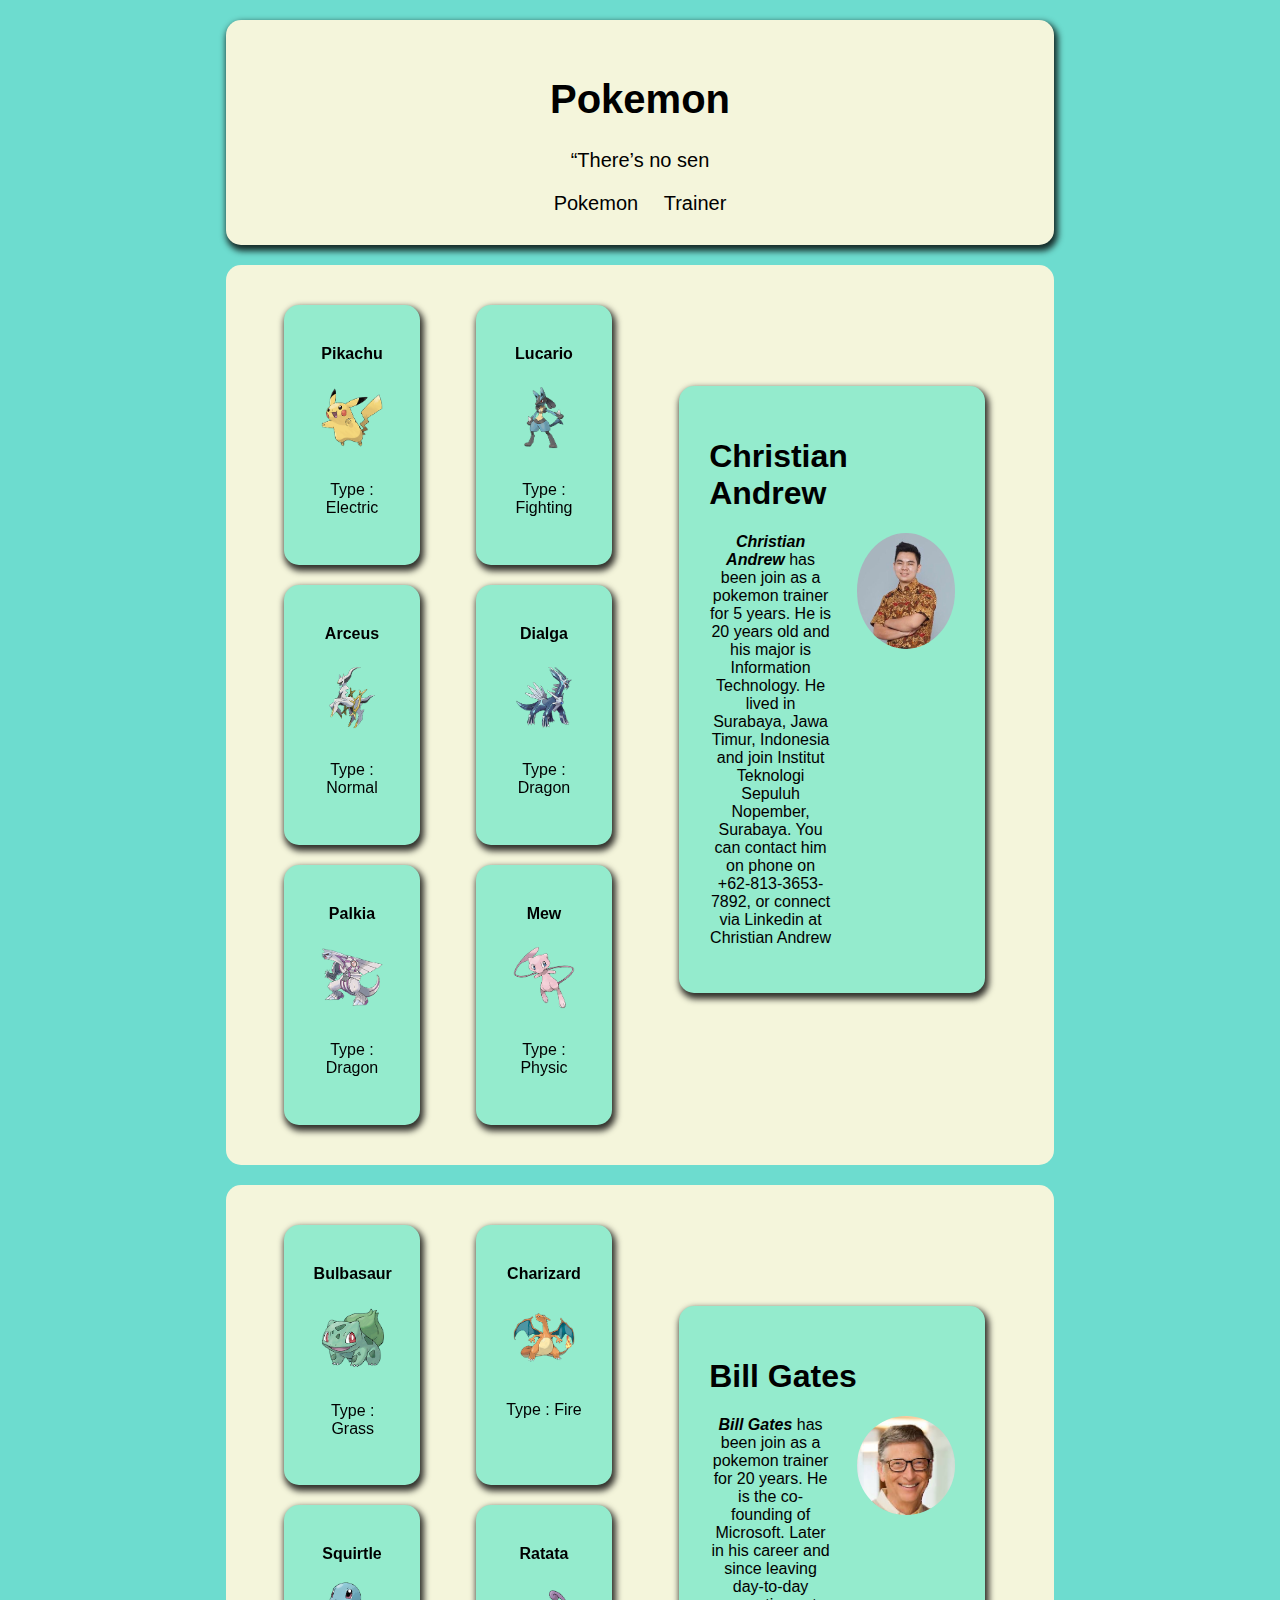
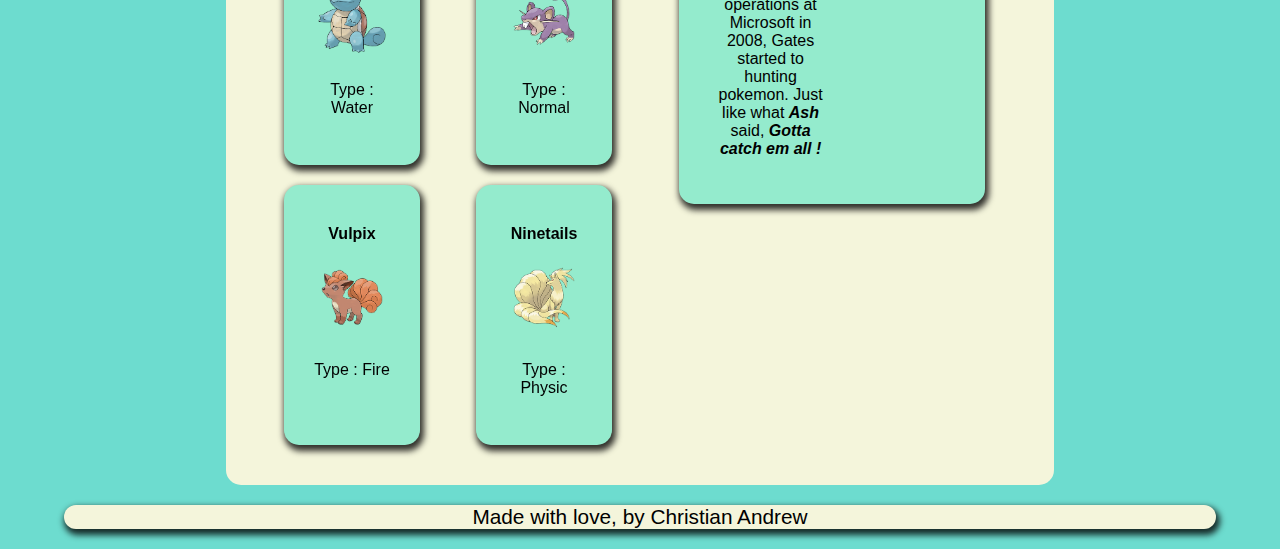
<file: index.html>
<!DOCTYPE html>
<html lang="en">
<head>
    <meta charset="UTF-8">
    <meta http-equiv="X-UA-Compatible" content="IE=edge">
    <meta name="viewport" content="width=device-width, initial-scale=1.0">
    <link rel="icon" href="assets/img/favicon.png">
    <link rel="stylesheet" href="assets/css/style.css">
    <title>Christian Andrew</title>
</head>
<body>
    <div class="container card">
        <header>
            <nav>
                <h1>Pokemon</h1>
                <p id="quotes"></p>
                <a href="pokemon.html">Pokemon</a>
                <a href="trainer.html">Trainer</a>
            </nav>
        </header>
    </div>
        <main>
            <div class="content">
                <div class="blocking">

                    <div class="article card">
                        <div class="card-inner">
                            <div class="card-front">
                                <article>
                                    <h1>Pikachu</h1>
                                    <img src="assets/img/pikachu.png" class="pokemon" alt="pikachu">
                                    <p class="type">Type : Electric</p>
                            </div>
                            <div class="card-back">
                                <p class="pokemon-info">Pikachu that can generate powerful electricity have cheek sacs that are extra soft and super stretchy.</p>
                                </article>    
                            </div>
                        </div>
                    </div>

                    <div class="article card">
                        <div class="card-inner">
                            <div class="card-front">
                                <article>
                                    <h1>Lucario</h1>
                                    <img src="assets/img/lucario.png" class="pokemon" alt="lucario">
                                    <p class="type">Type : Fighting</p>
                            </div>
                            <div class="card-back">
                                <p class="pokemon-info">It controls waves known as auras, which are powerful enough to pulverize huge rocks. It uses these waves to take down its prey.</p>
                                </article>    
                            </div>
                        </div>
                    </div>

                    <div class="article card">
                        <div class="card-inner">
                            <div class="card-front">
                                <article>
                                    <h1>Arceus</h1>
                                    <img src="assets/img/arceus.png" class="pokemon" alt="lucario">
                                    <p class="type">Type : Normal</p>
                            </div>
                            <div class="card-back">
                                <p class="pokemon-info">According to the legends of Sinnoh, this Pokémon emerged from an egg and shaped all there is in this world.</p>
                                </article>    
                            </div>
                        </div>
                    </div>

                    <div class="article card">
                        <div class="card-inner">
                            <div class="card-front">
                                <article>
                                    <h1>Dialga</h1>
                                    <img src="assets/img/dialga.png" class="pokemon" alt="lucario">
                                    <p class="type">Type : Dragon</p>
                            </div>
                            <div class="card-back">
                                <p class="pokemon-info">A Pokémon spoken of in legend. It is said that time began moving when Dialga was born. </p>
                                </article>    
                            </div>
                        </div>
                    </div>

                    <div class="article card">
                        <div class="card-inner">
                            <div class="card-front">
                                <article>
                                    <h1>Palkia</h1>
                                    <img src="assets/img/palkia.png" class="pokemon" alt="lucario">
                                    <p class="type">Type : Dragon</p>
                            </div>
                            <div class="card-back">
                                <p class="pokemon-info">It is said to live in a gap in the spatial dimension parallel to ours. It appears in mythology. </p>
                                </article>    
                            </div>
                        </div>
                    </div>

                    <div class="article card">
                        <div class="card-inner">
                            <div class="card-front">
                                <article>
                                    <h1>Mew</h1>
                                    <img src="assets/img/mew.png" class="pokemon" alt="lucario">
                                    <p class="type">Type : Physic</p>
                            </div>
                            <div class="card-back">
                                <p class="pokemon-info">When viewed through a microscope, this Pokémon’s short, fine, delicate hair can be seen. </p>
                                </article>    
                            </div>
                        </div>
                    </div>
                </div> 
            
            <div class="aside">
                <aside class="trainers card">
                    <h1>Christian Andrew</h1>
                    <img src="assets/img/trainer.jpg" class="trainer" alt="">
                    <p class="description"><strong><em>Christian Andrew</em></strong> has been join as a pokemon trainer for 5 years. 
                        He is 20 years old and his major is Information Technology.
                        He lived in Surabaya, Jawa Timur, Indonesia and join Institut Teknologi
                        Sepuluh Nopember, Surabaya. You can contact him on phone on +62-813-3653-7892,
                        or connect via Linkedin at Christian Andrew
                    </p>
                </aside>
            </div>
        </div>

        <!-- Bill Gates Section -->

        <div class="content">
            <div class="blocking">

                <div class="article card">
                    <div class="card-inner">
                        <div class="card-front">
                            <article>
                                <h1>Bulbasaur</h1>
                                <img src="assets/img/bulbasaur.png" class="pokemon" alt="pikachu">
                                <p class="type">Type : Grass</p>
                        </div>
                        <div class="card-back">
                            <p class="pokemon-info">There is a plant seed on its back right from the day this Pokémon is born. The seed slowly grows larger.</p>
                            </article>    
                        </div>
                    </div>
                </div>

                <div class="article card">
                    <div class="card-inner">
                        <div class="card-front">
                            <article>
                                <h1>Charizard</h1>
                                <img src="assets/img/charizard.png" class="pokemon" alt="lucario">
                                <p class="type">Type : Fire</p>
                        </div>
                        <div class="card-back">
                            <p class="pokemon-info">It spits fire that is hot enough to melt boulders. It may cause forest fires by blowing flames. </p>
                            </article>    
                        </div>
                    </div>
                </div>

                <div class="article card">
                    <div class="card-inner">
                        <div class="card-front">
                            <article>
                                <h1>Squirtle</h1>
                                <img src="assets/img/squirtle.png" class="pokemon" alt="lucario">
                                <p class="type">Type : Water</p>
                        </div>
                        <div class="card-back">
                            <p class="pokemon-info">When it retracts its long neck into its shell, it squirts out water with vigorous force. </p>
                            </article>    
                        </div>
                    </div>
                </div>

                <div class="article card">
                    <div class="card-inner">
                        <div class="card-front">
                            <article>
                                <h1>Ratata</h1>
                                <img src="assets/img/ratata.png" class="pokemon" alt="lucario">
                                <p class="type">Type : Normal</p>
                        </div>
                        <div class="card-back">
                            <p class="pokemon-info">Will chew on anything with its fangs. If you see one, you can be certain that 40 more live in the area. </p>
                            </article>    
                        </div>
                    </div>
                </div>

                <div class="article card">
                    <div class="card-inner">
                        <div class="card-front">
                            <article>
                                <h1>Vulpix</h1>
                                <img src="assets/img/vulpix.png" class="pokemon" alt="lucario">
                                <p class="type">Type : Fire</p>
                        </div>
                        <div class="card-back">
                            <p class="pokemon-info">While young, it has six gorgeous tails. When it grows, several new tails are sprouted. </p>
                            </article>    
                        </div>
                    </div>
                </div>

                <div class="article card">
                    <div class="card-inner">
                        <div class="card-front">
                            <article>
                                <h1>Ninetails</h1>
                                <img src="assets/img/ninetails.png" class="pokemon" alt="lucario">
                                <p class="type">Type : Physic</p>
                        </div>
                        <div class="card-back">
                            <p class="pokemon-info">It is said to live 1,000 years, and each of its tails is loaded with supernatural powers</p>
                            </article>    
                        </div>
                    </div>
                </div>
            </div> 
        
        <div class="aside">
            <aside class="trainers card">
                <h1>Bill Gates</h1>
                <img src="assets/img/gates.jpeg" class="trainer" alt="">
                <p class="description"><strong><em>Bill Gates</em></strong> has been join as a pokemon trainer for 20 years. 
                    He is the co-founding of Microsoft. Later in his career and since leaving day-to-day operations at Microsoft in 2008,
                     Gates started to hunting pokemon. Just like what <strong><em>Ash</em></strong> said, <strong><em>Gotta catch em all !</em></strong>
                </p>
            </aside>
        </div>
    </div>

        </main>
        <footer class="footers">
            <p class="footer">Made with love, by Christian Andrew</p>
        </footer>
        <script src="assets/js/quotes.js"></script>
</body>
</html>
</file>
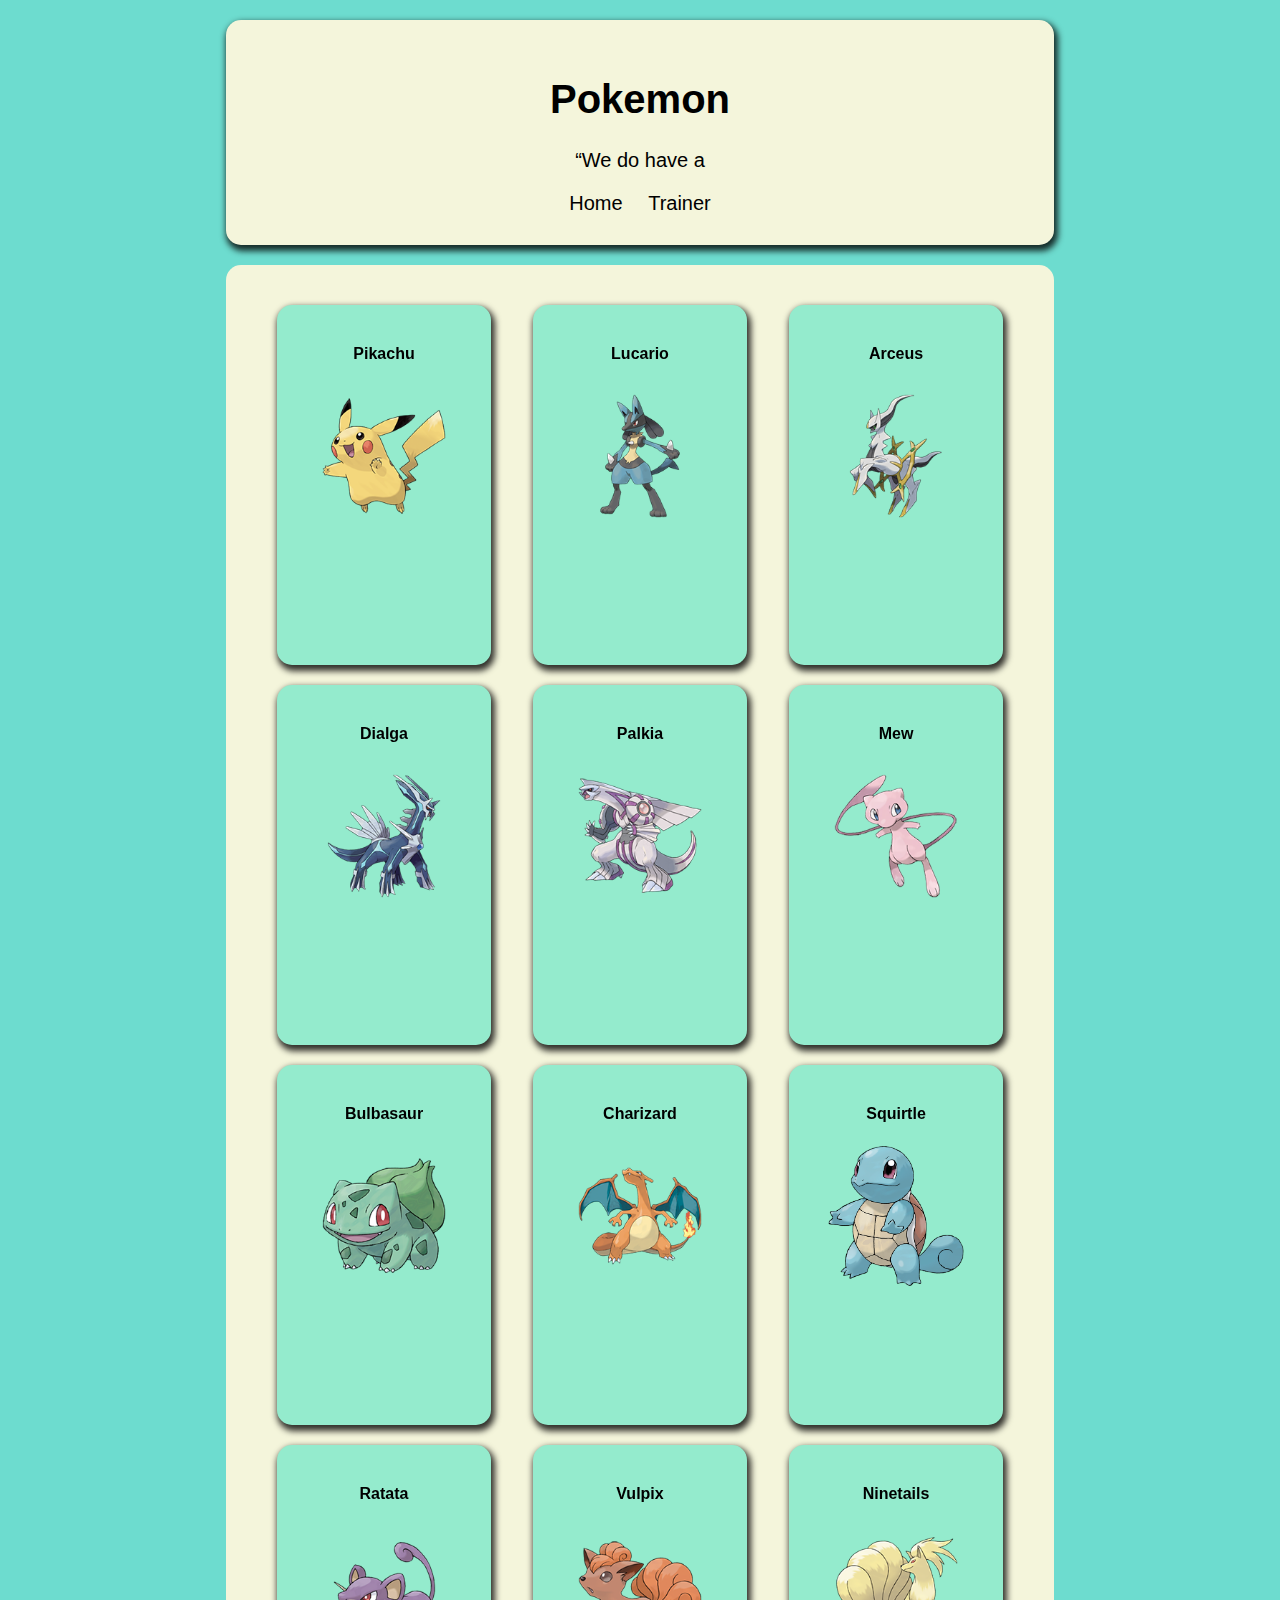
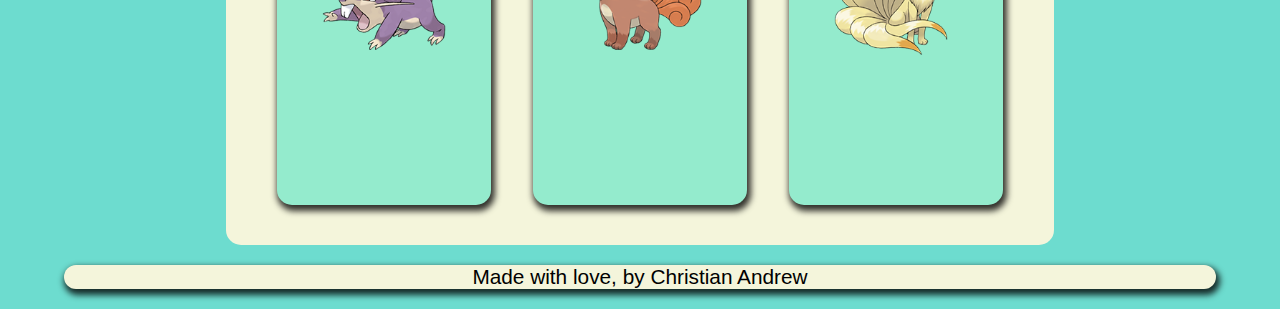
<file: pokemon.html>
<!DOCTYPE html>
<html lang="en">
<head>
    <meta charset="UTF-8">
    <meta http-equiv="X-UA-Compatible" content="IE=edge">
    <meta name="viewport" content="width=device-width, initial-scale=1.0">
    <link rel="stylesheet" href="assets/css/style-pokemon.css">
    <title>Christian Andrew</title>
</head>
<body>
    <div class="container card">
        <header>
            <nav>
                <h1>Pokemon</h1>
                <p id="quotes"></p>
                <a href="index.html">Home</a>
                <a href="trainer.html">Trainer</a>
            </nav>
        </header>
    </div>
        <main>
            <div class="content">
                <div class="blocking-pokemon">

                    <div class="article card">
                        <div class="card-inner">
                            <div class="card-front">
                                <article>
                                    <h1>Pikachu</h1>
                                    <img src="assets/img/pikachu.png" class="pokemon" alt="pikachu">
                                    <p class="type">Type : Electric</p>
                            </div>
                            <div class="card-back">
                                <p class="pokemon-info">Pikachu that can generate powerful electricity have cheek sacs that are extra soft and super stretchy.</p>
                                </article>    
                            </div>
                        </div>
                    </div>

                    <div class="article card">
                        <div class="card-inner">
                            <div class="card-front">
                                <article>
                                    <h1>Lucario</h1>
                                    <img src="assets/img/lucario.png" class="pokemon" alt="lucario">
                                    <p class="type">Type : Fighting</p>
                            </div>
                            <div class="card-back">
                                <p class="pokemon-info">It controls waves known as auras, which are powerful enough to pulverize huge rocks. It uses these waves to take down its prey.</p>
                                </article>    
                            </div>
                        </div>
                    </div>

                    <div class="article card">
                        <div class="card-inner">
                            <div class="card-front">
                                <article>
                                    <h1>Arceus</h1>
                                    <img src="assets/img/arceus.png" class="pokemon" alt="lucario">
                                    <p class="type">Type : Normal</p>
                            </div>
                            <div class="card-back">
                                <p class="pokemon-info">According to the legends of Sinnoh, this Pokémon emerged from an egg and shaped all there is in this world.</p>
                                </article>    
                            </div>
                        </div>
                    </div>

                    <div class="article card">
                        <div class="card-inner">
                            <div class="card-front">
                                <article>
                                    <h1>Dialga</h1>
                                    <img src="assets/img/dialga.png" class="pokemon" alt="lucario">
                                    <p class="type">Type : Dragon</p>
                            </div>
                            <div class="card-back">
                                <p class="pokemon-info">A Pokémon spoken of in legend. It is said that time began moving when Dialga was born. </p>
                                </article>    
                            </div>
                        </div>
                    </div>

                    <div class="article card">
                        <div class="card-inner">
                            <div class="card-front">
                                <article>
                                    <h1>Palkia</h1>
                                    <img src="assets/img/palkia.png" class="pokemon" alt="lucario">
                                    <p class="type">Type : Dragon</p>
                            </div>
                            <div class="card-back">
                                <p class="pokemon-info">It is said to live in a gap in the spatial dimension parallel to ours. It appears in mythology. </p>
                                </article>    
                            </div>
                        </div>
                    </div>

                    <div class="article card">
                        <div class="card-inner">
                            <div class="card-front">
                                <article>
                                    <h1>Mew</h1>
                                    <img src="assets/img/mew.png" class="pokemon" alt="lucario">
                                    <p class="type">Type : Physic</p>
                            </div>
                            <div class="card-back">
                                <p class="pokemon-info">When viewed through a microscope, this Pokémon’s short, fine, delicate hair can be seen. </p>
                                </article>    
                            </div>
                        </div>
                    </div>

                    <div class="article card">
                        <div class="card-inner">
                            <div class="card-front">
                                <article>
                                    <h1>Bulbasaur</h1>
                                    <img src="assets/img/bulbasaur.png" class="pokemon" alt="pikachu">
                                    <p class="type">Type : Grass</p>
                            </div>
                            <div class="card-back">
                                <p class="pokemon-info">There is a plant seed on its back right from the day this Pokémon is born. The seed slowly grows larger.</p>
                                </article>    
                            </div>
                        </div>
                    </div>
    
                    <div class="article card">
                        <div class="card-inner">
                            <div class="card-front">
                                <article>
                                    <h1>Charizard</h1>
                                    <img src="assets/img/charizard.png" class="pokemon" alt="lucario">
                                    <p class="type">Type : Fire</p>
                            </div>
                            <div class="card-back">
                                <p class="pokemon-info">It spits fire that is hot enough to melt boulders. It may cause forest fires by blowing flames. </p>
                                </article>    
                            </div>
                        </div>
                    </div>
    
                    <div class="article card">
                        <div class="card-inner">
                            <div class="card-front">
                                <article>
                                    <h1>Squirtle</h1>
                                    <img src="assets/img/squirtle.png" class="pokemon" alt="lucario">
                                    <p class="type">Type : Water</p>
                            </div>
                            <div class="card-back">
                                <p class="pokemon-info">When it retracts its long neck into its shell, it squirts out water with vigorous force. </p>
                                </article>    
                            </div>
                        </div>
                    </div>
    
                    <div class="article card">
                        <div class="card-inner">
                            <div class="card-front">
                                <article>
                                    <h1>Ratata</h1>
                                    <img src="assets/img/ratata.png" class="pokemon" alt="lucario">
                                    <p class="type">Type : Normal</p>
                            </div>
                            <div class="card-back">
                                <p class="pokemon-info">Will chew on anything with its fangs. If you see one, you can be certain that 40 more live in the area. </p>
                                </article>    
                            </div>
                        </div>
                    </div>
    
                    <div class="article card">
                        <div class="card-inner">
                            <div class="card-front">
                                <article>
                                    <h1>Vulpix</h1>
                                    <img src="assets/img/vulpix.png" class="pokemon" alt="lucario">
                                    <p class="type">Type : Fire</p>
                            </div>
                            <div class="card-back">
                                <p class="pokemon-info">While young, it has six gorgeous tails. When it grows, several new tails are sprouted. </p>
                                </article>    
                            </div>
                        </div>
                    </div>
    
                    <div class="article card">
                        <div class="card-inner">
                            <div class="card-front">
                                <article>
                                    <h1>Ninetails</h1>
                                    <img src="assets/img/ninetails.png" class="pokemon" alt="lucario">
                                    <p class="type">Type : Physic</p>
                            </div>
                            <div class="card-back">
                                <p class="pokemon-info">It is said to live 1,000 years, and each of its tails is loaded with supernatural powers</p>
                                </article>    
                            </div>
                        </div>
                    </div>


                </div> 
            
            
        </div>

        </main>
        <footer class="footers">
            <p class="footer">Made with love, by Christian Andrew</p>
        </footer>
        <script src="assets/js/quotes.js"></script>
</body>
</html>
</file>
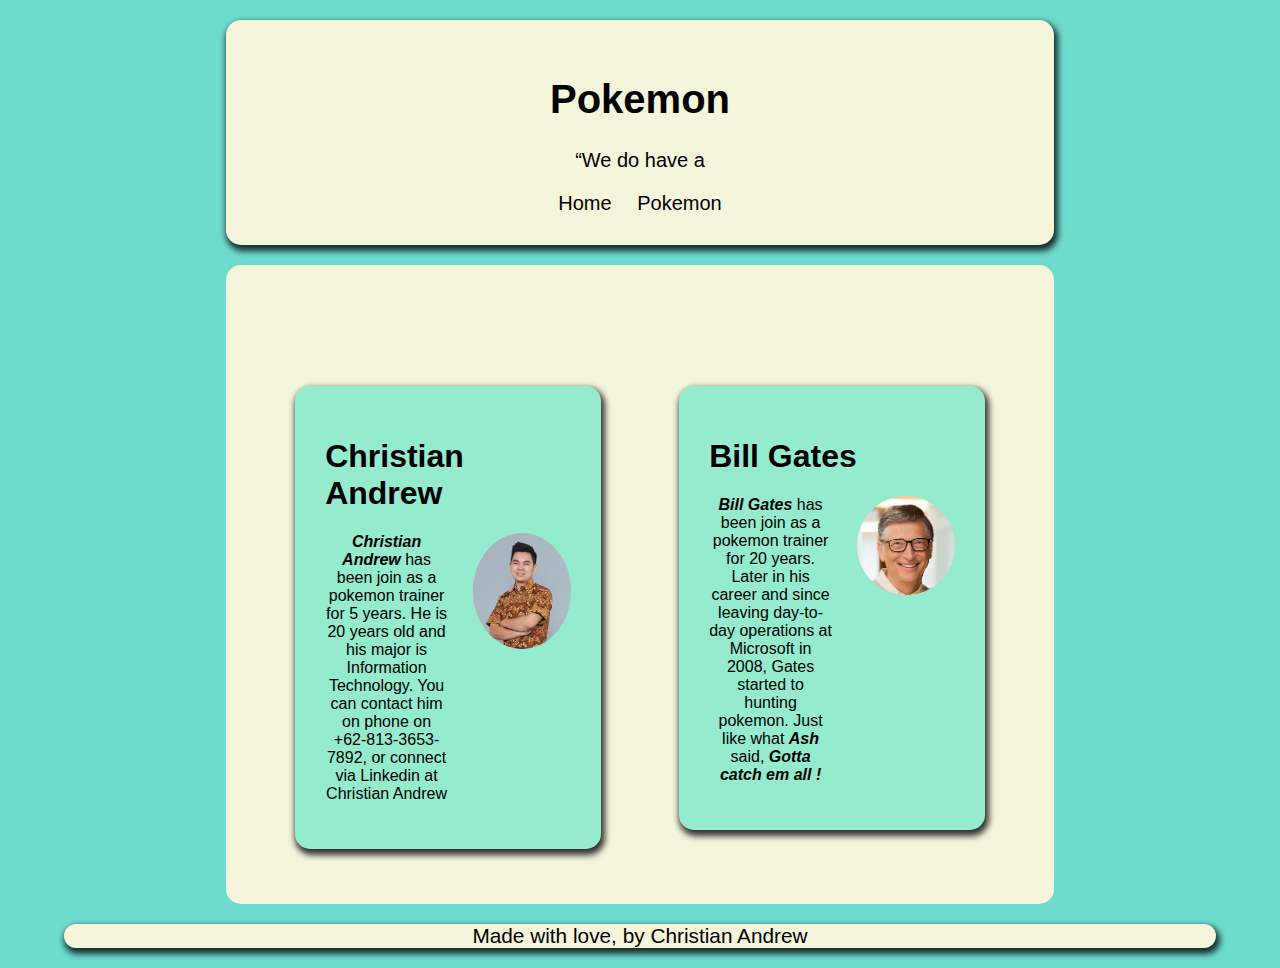
<file: trainer.html>
<!DOCTYPE html>
<html lang="en">
<head>
    <meta charset="UTF-8">
    <meta http-equiv="X-UA-Compatible" content="IE=edge">
    <meta name="viewport" content="width=device-width, initial-scale=1.0">
    <link rel="stylesheet" href="assets/css/style.css">
    <title>Christian Andrew</title>
</head>
<body>
    <div class="container card">
        <header>
            <nav>
                <h1>Pokemon</h1>
                <p id="quotes"></p>
                <a href="index.html">Home</a>
                <a href="pokemon.html">Pokemon</a>
            </nav>
        </header>
    </div>
        <main>
            <div class="content">
                <div class="blocking-pokemon">
                    <div class="aside">
                        <aside class="trainers card">
                            <h1>Christian Andrew</h1>
                            <img src="assets/img/trainer.jpg" class="trainer" alt="">
                            <p class="description"><strong><em>Christian Andrew</em></strong> has been join as a pokemon trainer for 5 years. 
                                He is 20 years old and his major is Information Technology.
                                You can contact him on phone on +62-813-3653-7892,
                                or connect via Linkedin at Christian Andrew
                            </p>
                        </aside>
                    </div>
                    <div class="aside">
                        <aside class="trainers card">
                            <h1>Bill Gates</h1>
                            <img src="assets/img/gates.jpeg" class="trainer" alt="">
                            <p class="description"><strong><em>Bill Gates</em></strong> has been join as a pokemon trainer for 20 years. 
                               Later in his career and since leaving day-to-day operations at Microsoft in 2008,
                                 Gates started to hunting pokemon. Just like what <strong><em>Ash</em></strong> said, <strong><em>Gotta catch em all !</em></strong>
                            </p>
                        </aside>
                    </div>

                </div> 
        </div>

        </main>
        <footer class="footers">
            <p class="footer">Made with love, by Christian Andrew</p>
        </footer>
        <script src="assets/js/quotes.js"></script>
</body>
</html>
</file>
<file: assets/css/style.css>
/* Style */
/* https://colorhunt.co/palette/258212 */

body {
    margin: 0;
    padding: 0;
    font-family: -apple-system, BlinkMacSystemFont, 'Segoe UI', Roboto, Oxygen, Ubuntu, Cantarell, 'Open Sans', 'Helvetica Neue', sans-serif;
    background-color: #6ddccf;
}
.container {
    background-color: #f4f5db;
    width: 80%;
    height: auto;
    margin: 20px auto;
    text-align: center;
    font-size: 20px;
}
.container a {
    text-decoration: none;
    padding: 10px;
    color: black;
}
.content {
    margin: 20px auto;
    width: 80%;
    background-color: #f4f5db;
    border-radius: 15px;
    padding: 30px;
}
.article {
    margin: 10px auto;
    width: 20%;
    height: 200px;
    padding: 5px auto;
    background-color: #94ebcd;
    flex-basis: 20%;
}
.article h1 {
    font-size: 1em;
}
.article p {
    text-align: center;
}
.card {
    box-shadow: 2px 4px 6px 2px rgba(0, 0, 0, 0.8);
    border-radius: 15px;
    padding: 30px;
    margin-top: 20px;
}
.card:hover {
    transition: transform .2s;
    transform: scale(1.1);
}
.pokemon {
    width: 100%;
    margin: 5px auto;
}
.pokemon:hover {
    transform: rotateY(180deg);
}
.trainers {
    margin: 10px auto;
    width: 70%;
    padding: 5px auto;
    background-color: #94ebcd;
}
.trainer {
    float: right;
    width: 40%;
    height: auto;
    border-radius: 50%;
}
.description {
    font-size: 1em;
    text-align: center;
    width: 50%;
    padding: 20px auto;
}
.footers {
    box-shadow: 2px 4px 6px 2px rgba(0, 0, 0, 0.8);
    border-radius: 15px;
    margin: 20px auto;
    width: 90%;
    height: 20%;
    background-color: #f4f5db;
}
.footer {
    margin: 10px auto;
    width: 100%;
    text-align: center;
    font-size: 1.3em;
}
.blocking {
    width: 100%;
    display: flex;
    flex-wrap: wrap;
}
/* Flip */
.card-inner {
    position: relative;
    text-align: center;
    transition: transform 0.6s;
    transform-style: preserve-3d;
}

.card:hover .card-inner {
    transform: rotateY(180deg);
}

.card-front, .card-back {
    position: absolute;
    -webkit-backface-visibility: hidden;
    backface-visibility: hidden;
}

.card-front {
    color: black;
}

.card-back {
    margin: 5px auto;
    border-radius: 15px;
    width: 100%;
    height: 200px;
    background-color: #f4f5db;
    color: black;
    transform: rotateY(180deg);
}
.pokemon-info {
    font-size: 80%;
    width: 100%;
    height: auto;
}


@media (min-width: 800px) {
.container {
    background-color: #f4f5db;
    width: 60%;
    height: auto;
    margin: 20px auto;
    text-align: center;
    font-size: 20px;
}
.article {
    margin: 10px auto;
    width: 20%;
    height: 200px;
    padding: 5px auto;
    background-color: #94ebcd;
    flex-basis: 20%;
}
.blocking{
    width: 50%;
}
.blocking-pokemon {
    width: 100%;
    display: flex;
    flex-wrap: wrap;
}
.content {
    margin: 20px auto;
    width: 60%;
    background-color: #f4f5db;
    display: flex;
    flex-wrap: wrap;
}
.trainers {
    margin-top: 25%;
    width: 80%;
    padding: 20px auto;
    background-color: #94ebcd;
}
.trainer {
    width: 40%;
    height: auto;
}
.aside {
    margin: 15px auto;
    width: 40%;
    float: right;
}
/* Flip */
.card-inner {
    position: relative;
    text-align: center;
    transition: transform 0.6s;
    transform-style: preserve-3d;
}

.card:hover .card-inner {
    transform: rotateY(180deg);
}

.card-front, .card-back {
    position: absolute;
    -webkit-backface-visibility: hidden;
    backface-visibility: hidden;
}

.card-front {
    color: black;
}

.card-back {
    margin: 5px auto;
    border-radius: 15px;
    width: 100%;
    height: 200px;
    background-color: #f4f5db;
    color: black;
    transform: rotateY(180deg);
}
.pokemon-info {
    font-size: 80%;
}

}
</file>
<file: assets/css/style-pokemon.css>
/* Style */
/* https://colorhunt.co/palette/258212 */

body {
    margin: 0;
    padding: 0;
    font-family: -apple-system, BlinkMacSystemFont, 'Segoe UI', Roboto, Oxygen, Ubuntu, Cantarell, 'Open Sans', 'Helvetica Neue', sans-serif;
    background-color: #6ddccf;
}
.container {
    background-color: #f4f5db;
    width: 80%;
    height: auto;
    margin: 20px auto;
    text-align: center;
    font-size: 20px;
}
.container a {
    text-decoration: none;
    padding: 10px;
    color: black;
}
.content {
    margin: 20px auto;
    width: 80%;
    background-color: #f4f5db;
    border-radius: 15px;
    padding: 30px;
}
.article {
    margin: 10px auto;
    width: 20%;
    height: 200px;
    padding: 5px auto;
    background-color: #94ebcd;
    flex-basis: 20%;
}
.article h1 {
    font-size: 1em;
}
.article p {
    text-align: center;
}
.card {
    box-shadow: 2px 4px 6px 2px rgba(0, 0, 0, 0.8);
    border-radius: 15px;
    padding: 30px;
    margin-top: 20px;
}
.card:hover {
    transition: transform .2s;
    transform: scale(1.1);
}
.pokemon {
    width: 100%;
    margin: 5px auto;
}
.pokemon:hover {
    transform: rotateY(180deg);
}
.trainers {
    margin: 10px auto;
    width: 70%;
    padding: 5px auto;
    background-color: #94ebcd;
}
.trainer {
    float: right;
    width: 40%;
    height: auto;
    border-radius: 50%;
}
.description {
    font-size: 1em;
    text-align: center;
    width: 50%;
    padding: 20px auto;
}
.footers {
    box-shadow: 2px 4px 6px 2px rgba(0, 0, 0, 0.8);
    border-radius: 15px;
    margin: 20px auto;
    width: 90%;
    height: 20%;
    background-color: #f4f5db;
}
.footer {
    margin: 10px auto;
    width: 100%;
    text-align: center;
    font-size: 1.3em;
}
.blocking {
    width: 100%;
    display: flex;
    flex-wrap: wrap;
}
/* Flip */
.card-inner {
    position: relative;
    text-align: center;
    transition: transform 0.6s;
    transform-style: preserve-3d;
}

.card:hover .card-inner {
    transform: rotateY(180deg);
}

.card-front, .card-back {
    position: absolute;
    -webkit-backface-visibility: hidden;
    backface-visibility: hidden;
}

.card-front {
    color: black;
}

.card-back {
    margin: 5px auto;
    border-radius: 15px;
    width: 100%;
    height: 200px;
    background-color: #f4f5db;
    color: black;
    transform: rotateY(180deg);
}
.pokemon-info {
    font-size: 80%;
    width: 100%;
    height: auto;
}


@media (min-width: 800px) {
.container {
    background-color: #f4f5db;
    width: 60%;
    height: auto;
    margin: 20px auto;
    text-align: center;
    font-size: 20px;
}
.article {
    margin: 10px auto;
    width: 20%;
    height: 300px;
    padding: 5px auto;
    background-color: #94ebcd;
    flex-basis: 20%;
}
.blocking{
    width: 60%;
}
.blocking-pokemon {
    width: 100%;
    display: flex;
    flex-wrap: wrap;
}
.content {
    margin: 20px auto;
    width: 60%;
    background-color: #f4f5db;
    display: flex;
    flex-wrap: wrap;
}
.trainers {
    margin-top: 25%;
    width: 80%;
    padding: 20px auto;
    background-color: #94ebcd;
}
.trainer {
    width: 40%;
    height: auto;
}
.aside {
    margin: 15px auto;
    width: 40%;
    float: right;
}
/* Flip */
.card-inner {
    position: relative;
    text-align: center;
    transition: transform 0.6s;
    transform-style: preserve-3d;
}

.card:hover .card-inner {
    transform: rotateY(180deg);
}

.card-front, .card-back {
    position: absolute;
    -webkit-backface-visibility: hidden;
    backface-visibility: hidden;
}

.card-front {
    color: black;
}

.card-back {
    margin: 5px auto;
    border-radius: 15px;
    width: 100%;
    height: 300px;
    background-color: #f4f5db;
    color: black;
    transform: rotateY(180deg);
}
.pokemon-info {
    font-size: 100%;
    margin-top: 50%;
}
.type{
    display: none;
}
}
</file>
